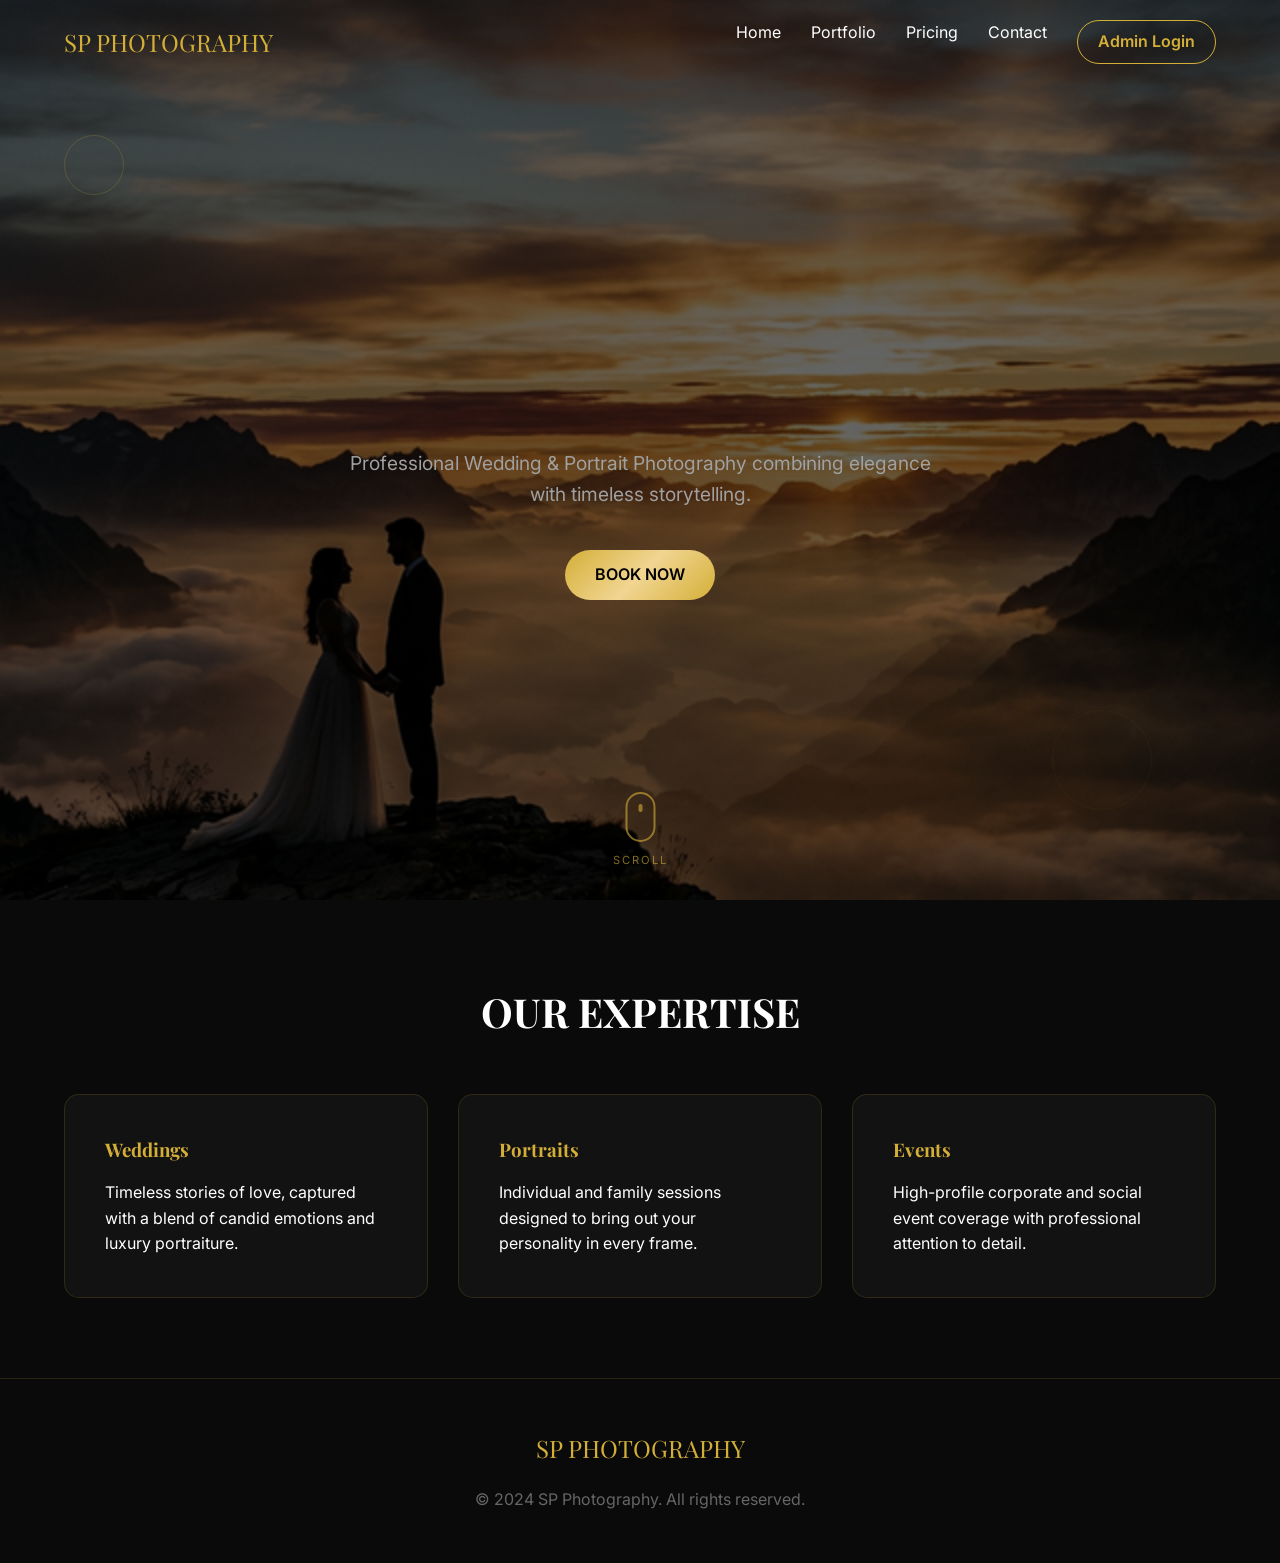
<file: Sp/index.html>
<!DOCTYPE html>
<html lang="en">

<head>
    <meta charset="UTF-8">
    <meta name="viewport" content="width=device-width, initial-scale=1.0">
    <title>SP Photography | Luxury Wedding & Portrait Photography</title>
    <meta name="description"
        content="Professional, high-end photography services for weddings, portraits, and events. Capturing your moments with elegance.">
    <link rel="stylesheet" href="css/style.css">
</head>

<body>
    <!-- Preloader -->
    <div id="loader">
        <div class="loader-content">
            <svg class="camera-icon" viewBox="0 0 24 24">
                <path d="M23 19a2 2 0 0 1-2 2H3a2 2 0 0 1-2-2V8a2 2 0 0 1 2-2h4l2-3h6l2 3h4a2 2 0 0 1 2 2z"></path>
                <circle cx="12" cy="13" r="4"></circle>
            </svg>
            <p style="margin-top: 15px; letter-spacing: 2px; color: var(--primary-gold);">LOADING</p>
        </div>
    </div>

    <!-- Navigation -->
    <nav id="navbar">
        <div class="logo">SP PHOTOGRAPHY</div>
        <ul class="nav-links">
            <li><a href="index.html">Home</a></li>
            <li><a href="pages/portfolio.html">Portfolio</a></li>
            <li><a href="pages/pricing.html">Pricing</a></li>
            <li><a href="pages/contact.html">Contact</a></li>
            <li><a href="pages/login.html" class="btn btn-outline" style="padding: 8px 20px;">Admin Login</a></li>
        </ul>
    </nav>

    <!-- Hero Section -->
    <section class="hero" id="home"
        style="height: 100vh; display: flex; align-items: center; justify-content: center; text-align: center; background: linear-gradient(rgba(0,0,0,0.6), rgba(0,0,0,0.6)), url('assets/images/hero.jpg') center/cover no-repeat; overflow: hidden;">
        <div class="container scale-up">
            <h1 class="hero-title serif" style="font-size: clamp(2.5rem, 8vw, 5rem); margin-bottom: 20px;">
                <span>CAPTURE</span> <span>YOUR</span> <span style="color: var(--primary-gold);">MOMENTS</span>
            </h1>
            <p class="fade-in"
                style="font-size: 1.2rem; color: var(--text-muted); max-width: 600px; margin: 0 auto 40px; transition-delay: 0.4s;">
                Professional Wedding & Portrait Photography combining elegance with timeless storytelling.</p>
            <div class="fade-in" style="transition-delay: 0.6s;">
                <a href="pages/contact.html" class="btn">BOOK NOW</a>
            </div>
        </div>
        <!-- Decorative Floating Elements -->
        <div class="floating"
            style="position: absolute; bottom: 10%; right: 10%; width: 100px; height: 100px; border: 1px solid var(--glass-border); border-radius: 50%; opacity: 0.3;">
        </div>
        <div class="floating"
            style="position: absolute; top: 15%; left: 5%; width: 60px; height: 60px; border: 1px solid var(--primary-gold); border-radius: 50%; opacity: 0.2; animation-delay: -2s;">
        </div>

        <!-- Scroll Indicator -->
        <div class="scroll-indicator">
            <div class="mouse">
                <div class="wheel"></div>
            </div>
            <span style="font-size: 0.7rem; letter-spacing: 2px; color: var(--primary-gold);">SCROLL</span>
        </div>
    </section>

    <!-- Featured Section -->
    <section class="featured">
        <div class="container">
            <h2 class="reveal-text" style="text-align: center; margin-bottom: 50px; font-size: 2.5rem;">OUR EXPERTISE
            </h2>
            <div style="display: grid; grid-template-columns: repeat(auto-fit, minmax(300px, 1fr)); gap: 30px;">
                <div class="feat-card fade-in"
                    style="background: var(--surface-color); padding: 40px; border-radius: 15px; border: 1px solid var(--glass-border);">
                    <h3 style="color: var(--primary-gold); margin-bottom: 15px;">Weddings</h3>
                    <p>Timeless stories of love, captured with a blend of candid emotions and luxury portraiture.</p>
                </div>
                <div class="feat-card fade-in"
                    style="background: var(--surface-color); padding: 40px; border-radius: 15px; border: 1px solid var(--glass-border); transition-delay: 0.2s;">
                    <h3 style="color: var(--primary-gold); margin-bottom: 15px;">Portraits</h3>
                    <p>Individual and family sessions designed to bring out your personality in every frame.</p>
                </div>
                <div class="feat-card fade-in"
                    style="background: var(--surface-color); padding: 40px; border-radius: 15px; border: 1px solid var(--glass-border); transition-delay: 0.4s;">
                    <h3 style="color: var(--primary-gold); margin-bottom: 15px;">Events</h3>
                    <p>High-profile corporate and social event coverage with professional attention to detail.</p>
                </div>
            </div>
        </div>
    </section>

    <!-- Footer -->
    <footer style="padding: 50px 5%; border-top: 1px solid var(--glass-border); text-align: center;">
        <div class="logo" style="margin-bottom: 20px;">SP PHOTOGRAPHY</div>
        <p style="color: var(--text-dim);">&copy; 2024 SP Photography. All rights reserved.</p>
    </footer>

    <script src="js/app.js"></script>
</body>

</html>
</file>
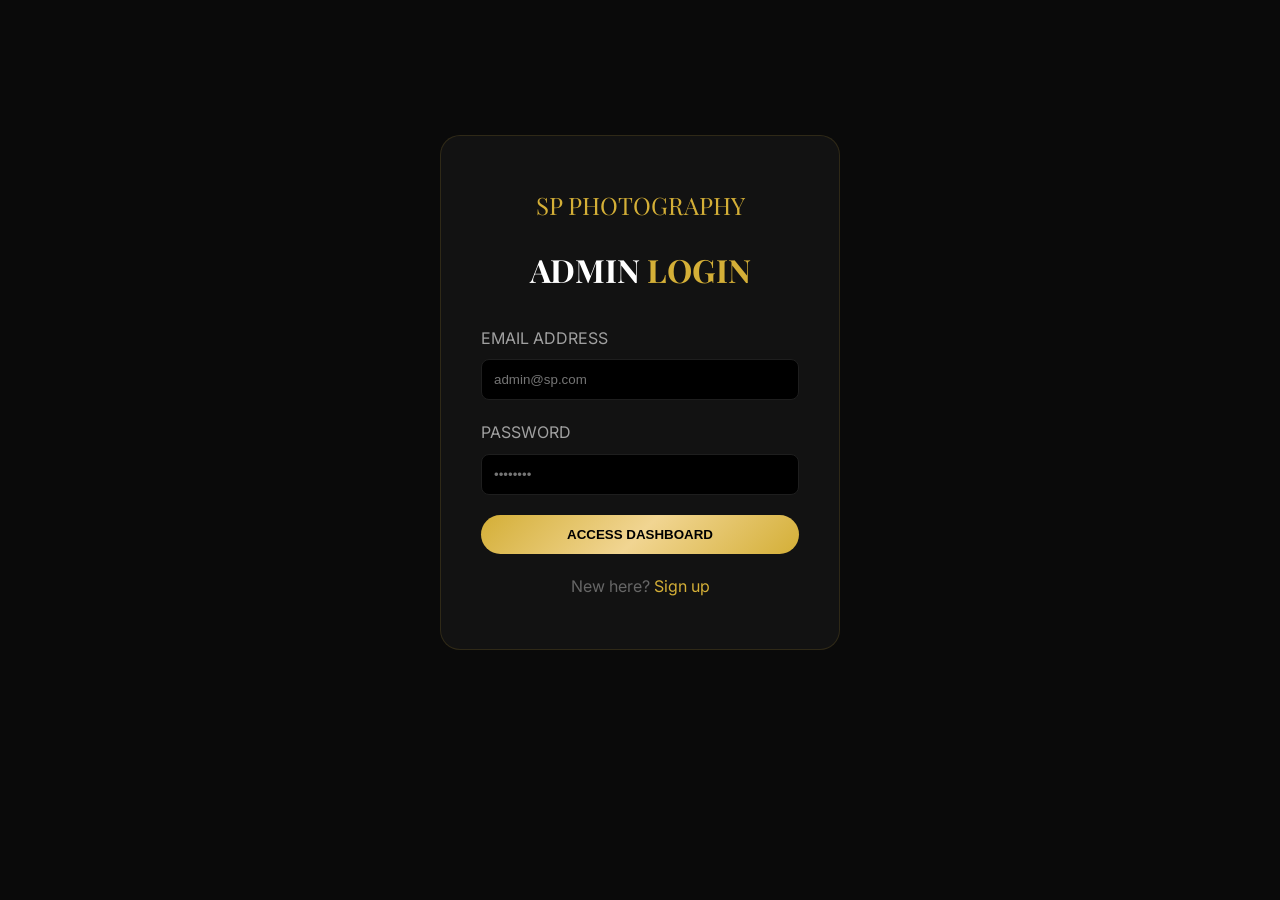
<file: Sp/admin/dashboard.html>
<!DOCTYPE html>
<html lang="en">

<head>
    <meta charset="UTF-8">
    <meta name="viewport" content="width=device-width, initial-scale=1.0">
    <title>Dashboard | Admin Panel</title>
    <link rel="stylesheet" href="../css/style.css">
    <link rel="stylesheet" href="../css/admin.css">
</head>

<body>
    <div class="admin-layout">
        <!-- Sidebar -->
        <aside class="sidebar">
            <div class="sidebar-logo">SP ADMIN</div>
            <nav style="flex: 1;">
                <a href="dashboard.html" class="nav-item active">Dashboard</a>
                <a href="inquiries.html" class="nav-item">Inquiries</a>
                <a href="media.html" class="nav-item">Media Manager</a>
            </nav>
            <a href="#" onclick="logout()" class="nav-item"
                style="color: #ff4d4d; border-top: 1px solid var(--glass-border); margin-top: 20px;">Logout</a>
        </aside>

        <!-- Main Content -->
        <main class="admin-main">
            <header style="display: flex; justify-content: space-between; align-items: center; margin-bottom: 40px;">
                <h1 class="serif">DASHBOARD <span style="color: var(--primary-gold);">OVERVIEW</span></h1>
                <div style="color: var(--text-muted);">Welcome back, Admin</div>
            </header>

            <div class="stats-grid">
                <div class="stat-card">
                    <h4>TOTAL INQUIRIES</h4>
                    <div class="value" id="total-inquiries">0</div>
                </div>
                <div class="stat-card">
                    <h4>ACTIVE PHOTOS</h4>
                    <div class="value" id="total-photos">0</div>
                </div>
                <div class="stat-card">
                    <h4>PENDING TASKS</h4>
                    <div class="value">3</div>
                </div>
            </div>

            <h2 class="serif" style="margin-bottom: 20px;">RECENT INQUIRIES</h2>
            <table class="data-table">
                <thead>
                    <tr>
                        <th>CLIENT</th>
                        <th>EVENT DATE</th>
                        <th>TYPE</th>
                        <th>STATUS</th>
                    </tr>
                </thead>
                <tbody id="recent-inquiries-table">
                    <!-- Loaded via JS -->
                </tbody>
            </table>
        </main>
    </div>

    <script src="../js/auth.js"></script>
    <script>
        document.addEventListener('DOMContentLoaded', () => {
            const inquiries = JSON.parse(localStorage.getItem('inquiries') || '[]');
            const photos = JSON.parse(localStorage.getItem('portfolio_photos') || '[]');

            document.getElementById('total-inquiries').textContent = inquiries.length;
            document.getElementById('total-photos').textContent = photos.length;

            const table = document.getElementById('recent-inquiries-table');
            inquiries.slice(-5).reverse().forEach(inq => {
                const tr = document.createElement('tr');
                tr.innerHTML = `
                    <td>${inq.name}</td>
                    <td>${inq.date}</td>
                    <td>${inq.type}</td>
                    <td><span class="status-badge status-new">NEW</span></td>
                `;
                table.appendChild(tr);
            });
        });
    </script>
</body>

</html>
</file>
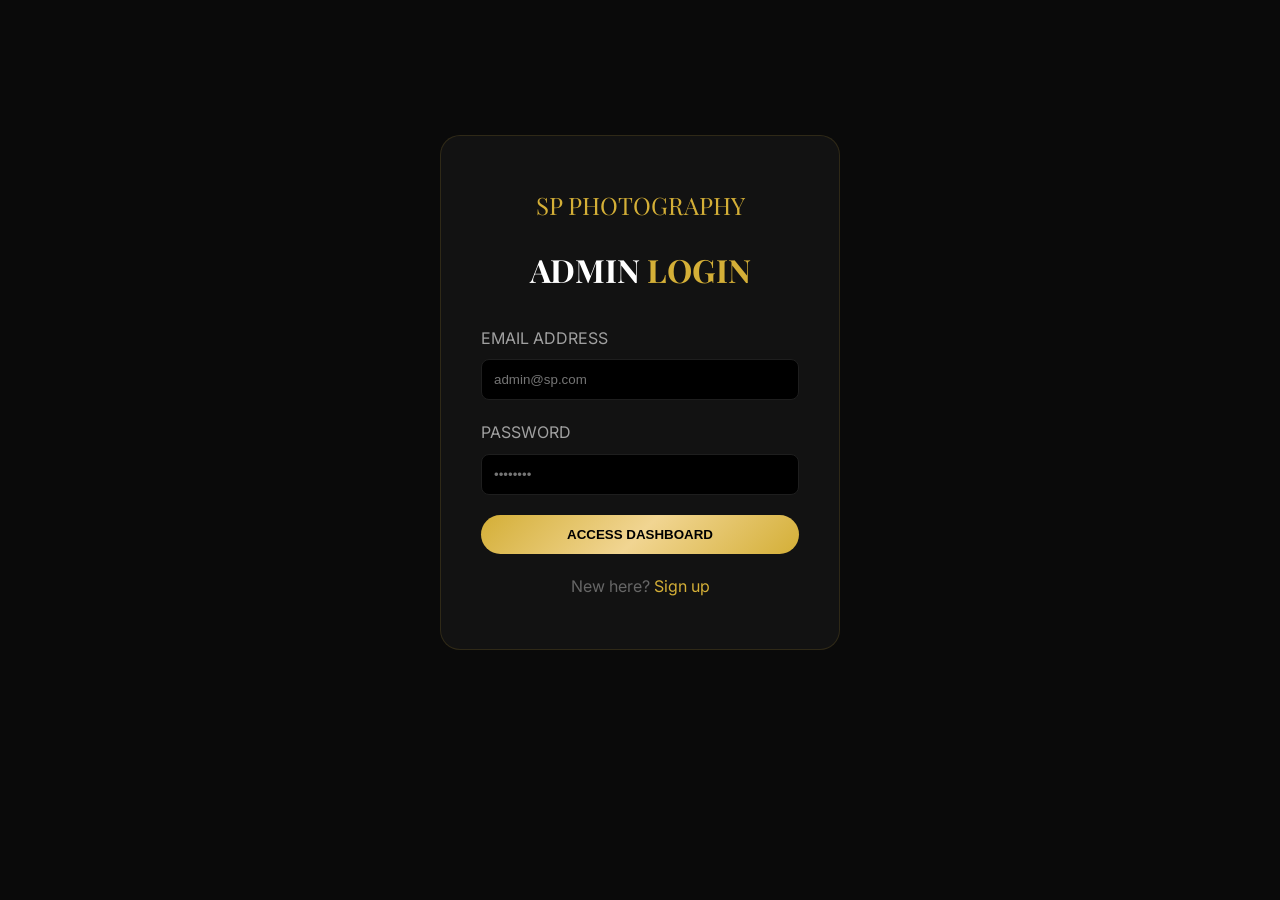
<file: Sp/admin/inquiries.html>
<!DOCTYPE html>
<html lang="en">

<head>
    <meta charset="UTF-8">
    <meta name="viewport" content="width=device-width, initial-scale=1.0">
    <title>Inquiries | Admin Panel</title>
    <link rel="stylesheet" href="../css/style.css">
    <link rel="stylesheet" href="../css/admin.css">
</head>

<body>
    <div class="admin-layout">
        <aside class="sidebar">
            <div class="sidebar-logo">SP ADMIN</div>
            <nav style="flex: 1;">
                <a href="dashboard.html" class="nav-item">Dashboard</a>
                <a href="inquiries.html" class="nav-item active">Inquiries</a>
                <a href="media.html" class="nav-item">Media Manager</a>
            </nav>
            <a href="#" onclick="logout()" class="nav-item" style="color: #ff4d4d;">Logout</a>
        </aside>

        <main class="admin-main">
            <header style="margin-bottom: 40px;">
                <h1 class="serif">MANAGE <span style="color: var(--primary-gold);">INQUIRIES</span></h1>
            </header>

            <table class="data-table">
                <thead>
                    <tr>
                        <th>CLIENT</th>
                        <th>EMAIL/PHONE</th>
                        <th>TYPE</th>
                        <th>MESSAGE</th>
                        <th>STATUS</th>
                        <th>ACTION</th>
                    </tr>
                </thead>
                <tbody id="inquiries-full-table">
                    <!-- Loaded via JS -->
                </tbody>
            </table>
        </main>
    </div>

    <script src="../js/auth.js"></script>
    <script>
        function deleteInquiry(id) {
            let inquiries = JSON.parse(localStorage.getItem('inquiries') || '[]');
            inquiries = inquiries.filter(iq => iq.id !== id);
            localStorage.setItem('inquiries', JSON.stringify(inquiries));
            location.reload();
        }

        document.addEventListener('DOMContentLoaded', () => {
            const inquiries = JSON.parse(localStorage.getItem('inquiries') || '[]');
            const table = document.getElementById('inquiries-full-table');

            inquiries.reverse().forEach(inq => {
                const tr = document.createElement('tr');
                tr.innerHTML = `
                    <td>${inq.name}</td>
                    <td>${inq.date}</td>
                    <td>${inq.type}</td>
                    <td style="max-width: 200px; white-space: nowrap; overflow: hidden; text-overflow: ellipsis;">${inq.message || 'No message'}</td>
                    <td><span class="status-badge status-new">NEW</span></td>
                    <td><button onclick="deleteInquiry(${inq.id})" class="btn btn-outline" style="padding: 5px 10px; font-size: 0.7rem;">Delete</button></td>
                `;
                table.appendChild(tr);
            });
        });
    </script>
</body>

</html>
</file>
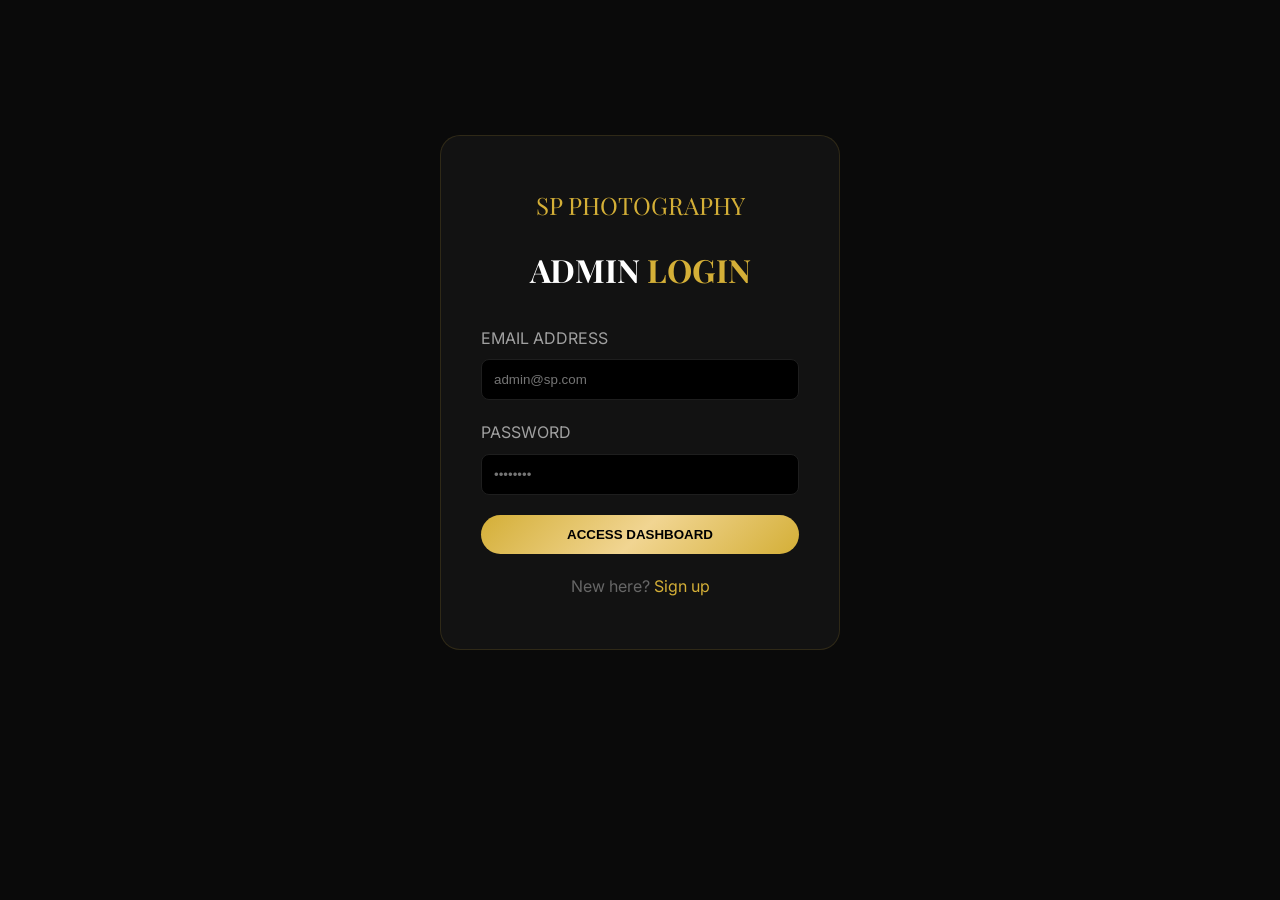
<file: Sp/admin/media.html>
<!DOCTYPE html>
<html lang="en">

<head>
    <meta charset="UTF-8">
    <meta name="viewport" content="width=device-width, initial-scale=1.0">
    <title>Media Manager | Admin Panel</title>
    <link rel="stylesheet" href="../css/style.css">
    <link rel="stylesheet" href="../css/admin.css">
    <style>
        .media-grid {
            display: grid;
            grid-template-columns: repeat(auto-fill, minmax(200px, 1fr));
            gap: 20px;
            margin-top: 30px;
        }

        .media-item {
            position: relative;
            border-radius: 10px;
            overflow: hidden;
            background: var(--surface-color);
            border: 1px solid var(--glass-border);
        }

        .media-item img {
            width: 100%;
            height: 150px;
            object-fit: cover;
        }

        .media-info {
            padding: 10px;
        }

        .media-info .cat {
            font-size: 0.7rem;
            color: var(--primary-gold);
            text-transform: uppercase;
        }

        .delete-btn {
            position: absolute;
            top: 5px;
            right: 5px;
            background: rgba(255, 0, 0, 0.7);
            color: #fff;
            border: none;
            padding: 5px;
            border-radius: 5px;
            cursor: pointer;
            font-size: 0.6rem;
        }
    </style>
</head>

<body>
    <div class="admin-layout">
        <aside class="sidebar">
            <div class="sidebar-logo">SP ADMIN</div>
            <nav style="flex: 1;">
                <a href="dashboard.html" class="nav-item">Dashboard</a>
                <a href="inquiries.html" class="nav-item">Inquiries</a>
                <a href="media.html" class="nav-item active">Media Manager</a>
            </nav>
            <a href="#" onclick="logout()" class="nav-item" style="color: #ff4d4d;">Logout</a>
        </aside>

        <main class="admin-main">
            <header style="display: flex; justify-content: space-between; align-items: center; margin-bottom: 40px;">
                <h1 class="serif">MEDIA <span style="color: var(--primary-gold);">MANAGER</span></h1>
                <button onclick="document.getElementById('upload-modal').style.display='flex'" class="btn">+ ADD
                    PHOTO</button>
            </header>

            <div class="media-grid" id="admin-media-grid">
                <!-- Loaded via JS -->
            </div>
        </main>
    </div>

    <!-- Upload Modal -->
    <div class="modal" id="upload-modal">
        <div class="modal-content">
            <h2 class="serif" style="margin-bottom: 20px;">UPLOAD NEW PHOTO</h2>
            <form id="upload-form">
                <div class="form-group" style="margin-bottom: 15px;">
                    <label>IMAGE URL</label>
                    <input type="text" id="img-url" required placeholder="https://example.com/photo.jpg">
                </div>
                <div class="form-group" style="margin-bottom: 15px;">
                    <label>CATEGORY</label>
                    <select id="img-cat">
                        <option value="wedding">Wedding</option>
                        <option value="portrait">Portrait</option>
                        <option value="event">Event</option>
                    </select>
                </div>
                <div class="form-group" style="margin-bottom: 25px;">
                    <label>LAYOUT SIZE</label>
                    <select id="img-size">
                        <option value="normal">Normal</option>
                        <option value="wide">Wide (2 columns)</option>
                        <option value="tall">Tall (2 rows)</option>
                    </select>
                </div>
                <div style="display: flex; gap: 10px;">
                    <button type="submit" class="btn" style="flex: 1;">SAVE PHOTO</button>
                    <button type="button" onclick="document.getElementById('upload-modal').style.display='none'"
                        class="btn btn-outline" style="flex: 1;">CANCEL</button>
                </div>
            </form>
        </div>
    </div>

    <script src="../js/auth.js"></script>
    <script>
        function loadMedia() {
            const photos = JSON.parse(localStorage.getItem('portfolio_photos') || '[]');
            const grid = document.getElementById('admin-media-grid');
            grid.innerHTML = '';

            photos.reverse().forEach(photo => {
                const item = document.createElement('div');
                item.className = 'media-item';
                item.innerHTML = `
                    <button class="delete-btn" onclick="deletePhoto(${photo.id})">DELETE</button>
                    <img src="${photo.src}" alt="">
                    <div class="media-info">
                        <div class="cat">${photo.category}</div>
                        <div style="font-size: 0.8rem; color: var(--text-muted)">ID: ${photo.id}</div>
                    </div>
                `;
                grid.appendChild(item);
            });
        }

        function deletePhoto(id) {
            let photos = JSON.parse(localStorage.getItem('portfolio_photos') || '[]');
            photos = photos.filter(p => p.id !== id);
            localStorage.setItem('portfolio_photos', JSON.stringify(photos));
            loadMedia();
        }

        document.getElementById('upload-form').addEventListener('submit', (e) => {
            e.preventDefault();
            const photos = JSON.parse(localStorage.getItem('portfolio_photos') || '[]');
            const newPhoto = {
                id: Date.now(),
                src: document.getElementById('img-url').value,
                category: document.getElementById('img-cat').value,
                size: document.getElementById('img-size').value
            };
            photos.push(newPhoto);
            localStorage.setItem('portfolio_photos', JSON.stringify(photos));
            document.getElementById('upload-modal').style.display = 'none';
            e.target.reset();
            loadMedia();
        });

        document.addEventListener('DOMContentLoaded', loadMedia);
    </script>
</body>

</html>
</file>
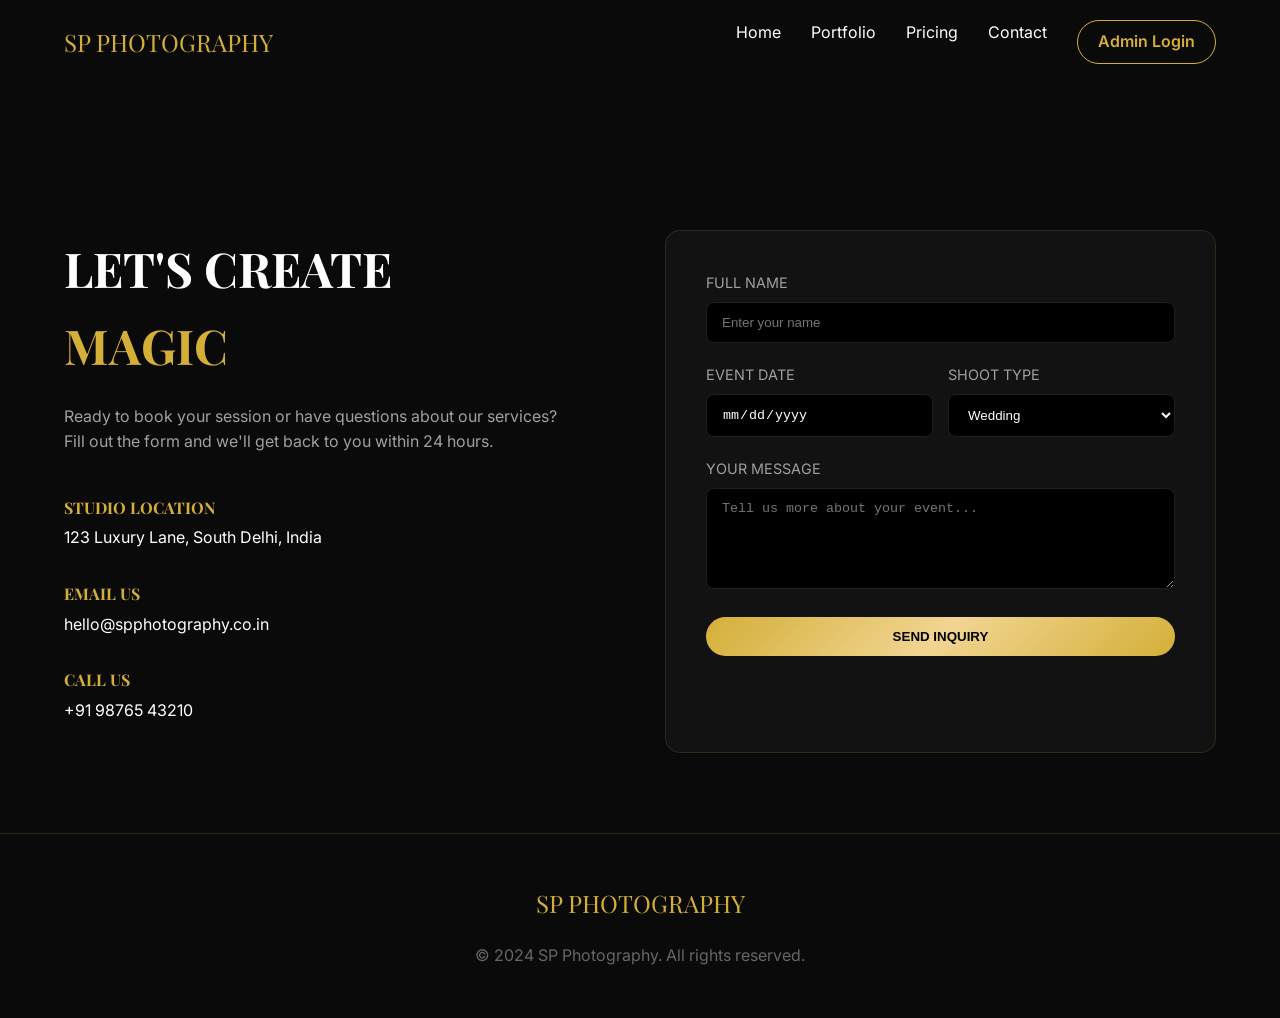
<file: Sp/pages/contact.html>
<!DOCTYPE html>
<html lang="en">

<head>
    <meta charset="UTF-8">
    <meta name="viewport" content="width=device-width, initial-scale=1.0">
    <title>Contact Us | SP Photography</title>
    <link rel="stylesheet" href="../css/style.css">
    <style>
        .contact-wrapper {
            display: grid;
            grid-template-columns: 1fr 1fr;
            gap: 50px;
            margin-top: 50px;
        }

        .contact-info {
            padding-right: 50px;
        }

        .contact-info h2 {
            font-size: 3rem;
            margin-bottom: 20px;
        }

        .info-item {
            margin-bottom: 30px;
        }

        .info-item h4 {
            color: var(--primary-gold);
            margin-bottom: 5px;
        }

        .contact-form {
            background: var(--surface-color);
            padding: 40px;
            border-radius: 15px;
            border: 1px solid var(--glass-border);
        }

        .form-group {
            margin-bottom: 20px;
        }

        .form-group label {
            display: block;
            margin-bottom: 8px;
            color: var(--text-muted);
            font-size: 0.9rem;
        }

        .form-group input,
        .form-group select,
        .form-group textarea {
            width: 100%;
            padding: 12px 15px;
            background: #000;
            border: 1px solid var(--surface-light);
            color: #fff;
            border-radius: 8px;
            outline: none;
            transition: var(--transition-smooth);
        }

        .form-group input:focus,
        .form-group textarea:focus {
            border-color: var(--primary-gold);
        }

        @media (max-width: 768px) {
            .contact-wrapper {
                grid-template-columns: 1fr;
            }

            .contact-info {
                padding-right: 0;
            }
        }

        #status-msg {
            margin-top: 15px;
            padding: 10px;
            border-radius: 5px;
            display: none;
        }

        .success {
            background: rgba(0, 255, 0, 0.1);
            color: #0f0;
        }

        .error {
            background: rgba(255, 0, 0, 0.1);
            color: #f00;
        }
    </style>
</head>

<body>
    <nav id="navbar">
        <div class="logo">SP PHOTOGRAPHY</div>
        <ul class="nav-links">
            <li><a href="../index.html">Home</a></li>
            <li><a href="portfolio.html">Portfolio</a></li>
            <li><a href="pricing.html">Pricing</a></li>
            <li><a href="contact.html">Contact</a></li>
            <li><a href="login.html" class="btn btn-outline" style="padding: 8px 20px;">Admin Login</a></li>
        </ul>
    </nav>

    <section style="margin-top: 100px;">
        <div class="container">
            <div class="contact-wrapper">
                <div class="contact-info fade-in">
                    <h2 class="serif">LET'S CREATE <span style="color: var(--primary-gold);">MAGIC</span></h2>
                    <p style="color: var(--text-muted); margin-bottom: 40px;">Ready to book your session or have
                        questions about our services? Fill out the form and we'll get back to you within 24 hours.</p>

                    <div class="info-item">
                        <h4>STUDIO LOCATION</h4>
                        <p>123 Luxury Lane, South Delhi, India</p>
                    </div>
                    <div class="info-item">
                        <h4>EMAIL US</h4>
                        <p>hello@spphotography.co.in</p>
                    </div>
                    <div class="info-item">
                        <h4>CALL US</h4>
                        <p>+91 98765 43210</p>
                    </div>
                </div>

                <div class="contact-form fade-in">
                    <form id="inquiry-form">
                        <div class="form-group">
                            <label>FULL NAME</label>
                            <input type="text" name="name" placeholder="Enter your name" required>
                        </div>
                        <div class="form-group" style="display: grid; grid-template-columns: 1fr 1fr; gap: 15px;">
                            <div>
                                <label>EVENT DATE</label>
                                <input type="date" name="date" required>
                            </div>
                            <div>
                                <label>SHOOT TYPE</label>
                                <select name="type">
                                    <option value="Wedding">Wedding</option>
                                    <option value="Portrait">Portrait</option>
                                    <option value="Event">Event</option>
                                    <option value="Other">Other</option>
                                </select>
                            </div>
                        </div>
                        <div class="form-group">
                            <label>YOUR MESSAGE</label>
                            <textarea name="message" rows="5" placeholder="Tell us more about your event..."></textarea>
                        </div>
                        <button type="submit" class="btn" style="width: 100%;">SEND INQUIRY</button>
                        <div id="status-msg"></div>
                    </form>
                </div>
            </div>
        </div>
    </section>

    <footer style="padding: 50px 5%; border-top: 1px solid var(--glass-border); text-align: center;">
        <div class="logo" style="margin-bottom: 20px;">SP PHOTOGRAPHY</div>
        <p style="color: var(--text-dim);">&copy; 2024 SP Photography. All rights reserved.</p>
    </footer>

    <script src="../js/app.js"></script>
    <script>
        document.getElementById('inquiry-form').addEventListener('submit', (e) => {
            e.preventDefault();
            const formData = new FormData(e.target);
            const data = {
                id: Date.now(),
                name: formData.get('name'),
                date: formData.get('date'),
                type: formData.get('type'),
                message: formData.get('message'),
                status: 'New',
                createdAt: new Date().toISOString()
            };

            // Save to localStorage
            const inquiries = JSON.parse(localStorage.getItem('inquiries') || '[]');
            inquiries.push(data);
            localStorage.setItem('inquiries', JSON.stringify(inquiries));

            const msg = document.getElementById('status-msg');
            msg.textContent = "Thank you! Your inquiry has been sent.";
            msg.className = "success";
            msg.style.display = "block";

            e.target.reset();
        });
    </script>
</body>

</html>
</file>
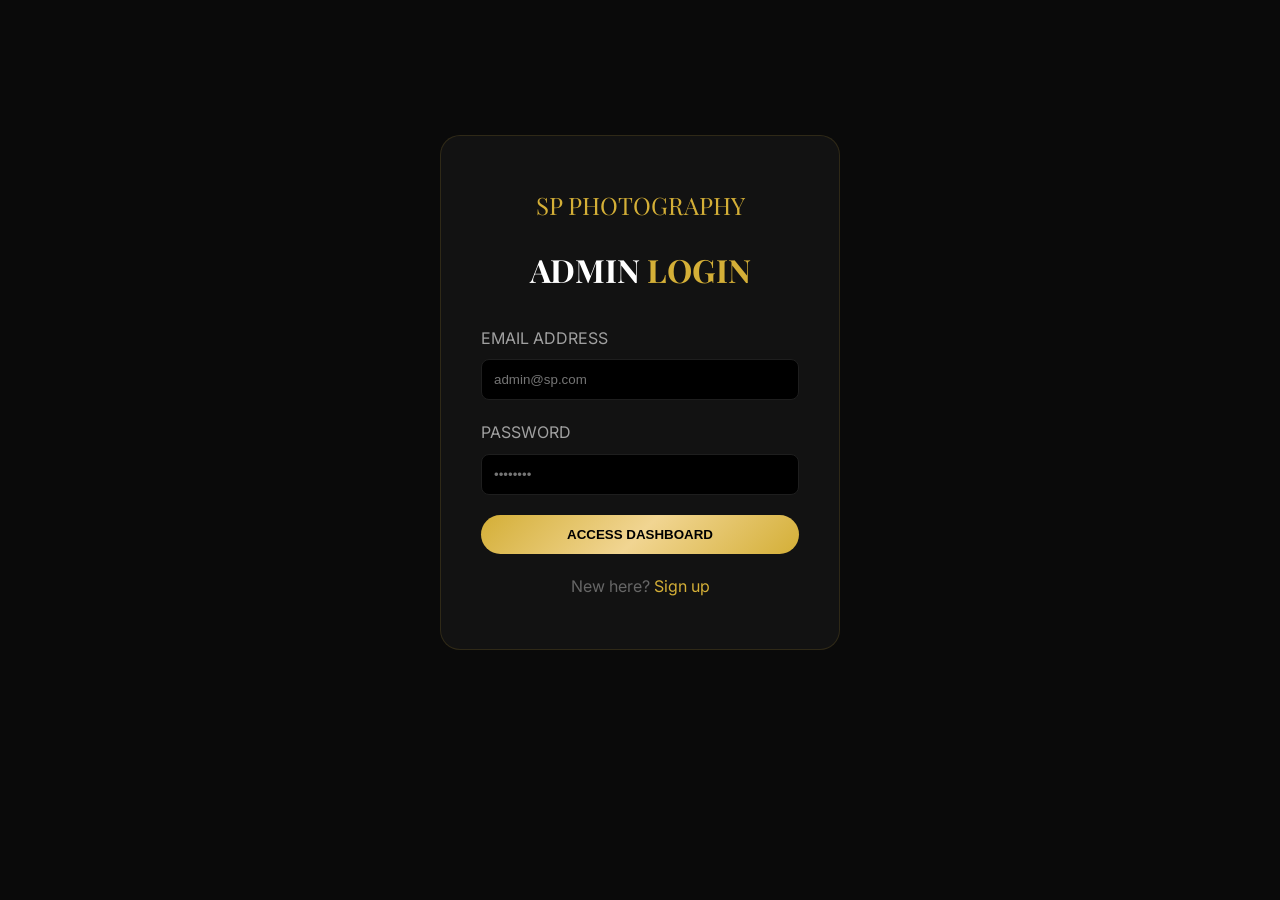
<file: Sp/pages/login.html>
<!DOCTYPE html>
<html lang="en">

<head>
    <meta charset="UTF-8">
    <meta name="viewport" content="width=device-width, initial-scale=1.0">
    <title>Admin Login | SP Photography</title>
    <link rel="stylesheet" href="../css/style.css">
    <style>
        .login-box {
            max-width: 400px;
            margin: 15vh auto;
            background: var(--surface-color);
            padding: 50px 40px;
            border-radius: 20px;
            border: 1px solid var(--glass-border);
            text-align: center;
        }

        .login-box h1 {
            margin-bottom: 30px;
        }

        .form-group {
            text-align: left;
            margin-bottom: 20px;
        }

        .form-group label {
            display: block;
            margin-bottom: 8px;
            color: var(--text-muted);
        }

        .form-group input {
            width: 100%;
            padding: 12px;
            background: #000;
            border: 1px solid var(--surface-light);
            color: #fff;
            border-radius: 8px;
            outline: none;
        }

        .error-msg {
            color: #ff4d4d;
            margin-top: 15px;
            display: none;
        }
    </style>
</head>

<body>
    <div class="login-box fade-in visible">
        <div class="logo" style="margin-bottom: 20px;">SP PHOTOGRAPHY</div>
        <h1 class="serif">ADMIN <span style="color: var(--primary-gold);">LOGIN</span></h1>

        <form id="login-form">
            <div class="form-group">
                <label>EMAIL ADDRESS</label>
                <input type="email" id="email" required placeholder="admin@sp.com">
            </div>
            <div class="form-group">
                <label>PASSWORD</label>
                <input type="password" id="password" required placeholder="••••••••">
            </div>
            <button type="submit" class="btn" style="width: 100%;">ACCESS DASHBOARD</button>
            <p id="error" class="error-msg">Invalid credentials. Please try again.</p>
        </form>

        <p style="margin-top: 20px; color: var(--text-dim);">New here? <a href="signup.html"
                style="color: var(--primary-gold);">Sign up</a></p>
    </div>

    <script src="../js/auth.js"></script>
    <script>
        document.getElementById('login-form').addEventListener('submit', (e) => {
            e.preventDefault();
            const email = document.getElementById('email').value;
            const password = document.getElementById('password').value;

            const result = login(email, password);
            if (result.success) {
                window.location.href = '../admin/dashboard.html';
            } else {
                document.getElementById('error').style.display = 'block';
            }
        });
    </script>
</body>

</html>
</file>
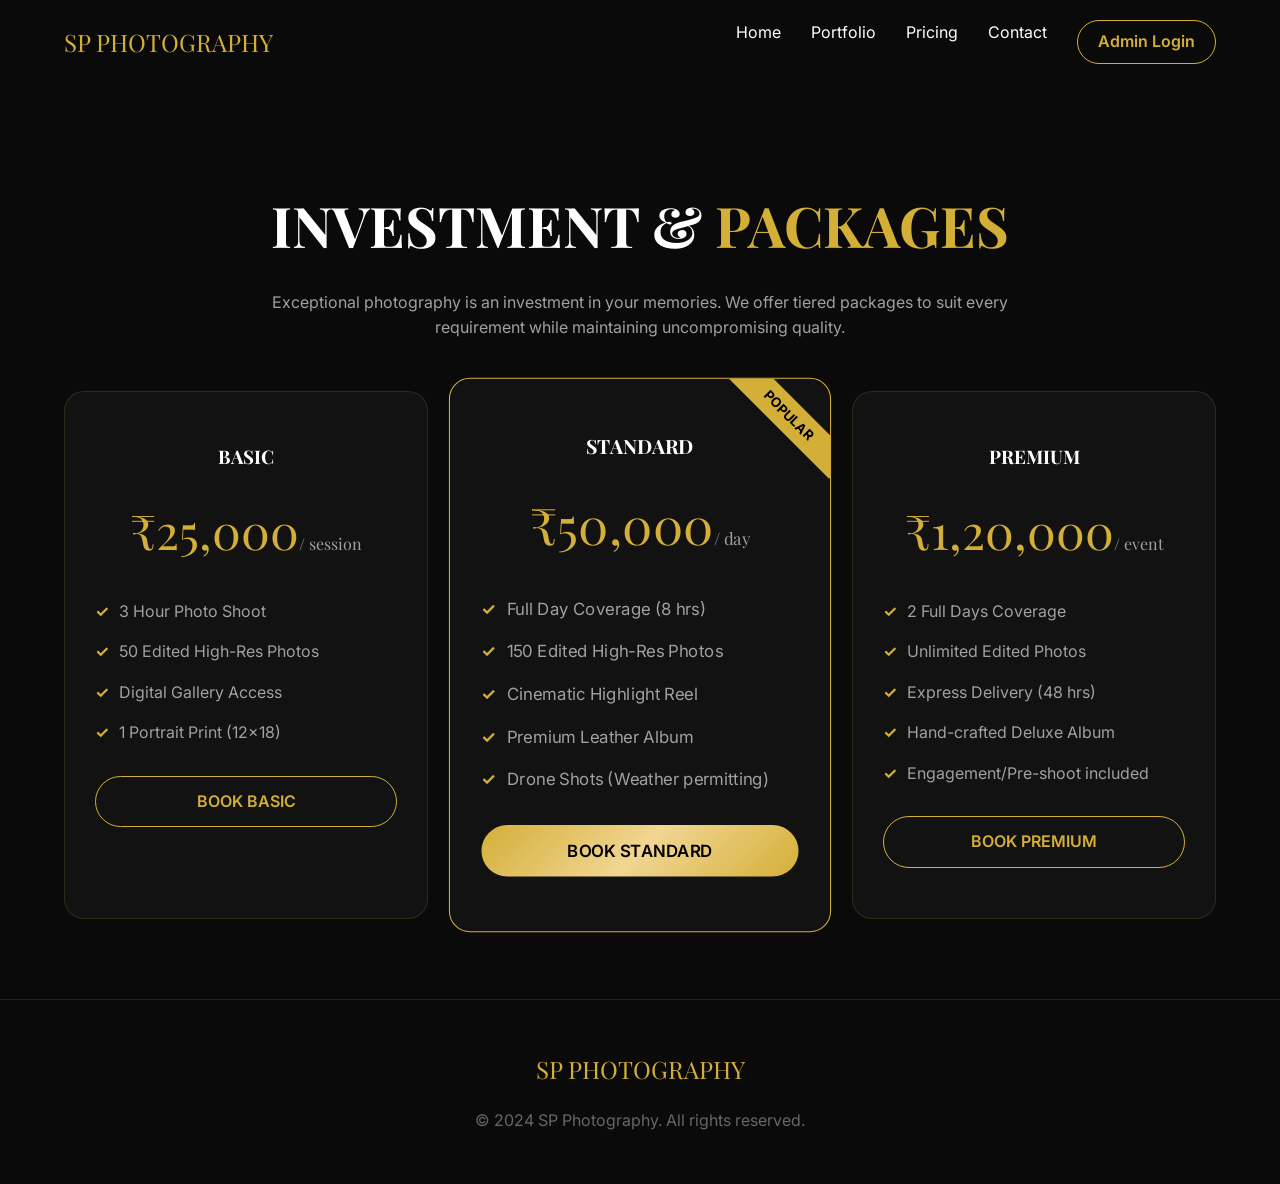
<file: Sp/pages/pricing.html>
<!DOCTYPE html>
<html lang="en">

<head>
    <meta charset="UTF-8">
    <meta name="viewport" content="width=device-width, initial-scale=1.0">
    <title>Pricing Packages | SP Photography</title>
    <link rel="stylesheet" href="../css/style.css">
    <style>
        .pricing-grid {
            display: grid;
            grid-template-columns: repeat(auto-fit, minmax(300px, 1fr));
            gap: 30px;
            margin-top: 50px;
        }

        .pricing-card {
            background: var(--surface-color);
            border: 1px solid var(--glass-border);
            border-radius: 20px;
            padding: 50px 30px;
            text-align: center;
            transition: var(--transition-smooth);
            position: relative;
            overflow: hidden;
        }

        .pricing-card:hover {
            transform: translateY(-10px);
            border-color: var(--primary-gold);
            box-shadow: 0 20px 40px rgba(0, 0, 0, 0.5);
        }

        .pricing-card.popular {
            border-color: var(--primary-gold);
            transform: scale(1.05);
        }

        .popular-badge {
            position: absolute;
            top: 20px;
            right: -30px;
            background: var(--primary-gold);
            color: #000;
            padding: 5px 40px;
            transform: rotate(45deg);
            font-size: 0.8rem;
            font-weight: 700;
        }

        .price {
            font-size: 3rem;
            margin: 20px 0;
            font-family: 'Playfair Display', serif;
            color: var(--primary-gold);
        }

        .price span {
            font-size: 1rem;
            color: var(--text-muted);
        }

        .features-list {
            margin: 30px 0;
            text-align: left;
            color: var(--text-muted);
        }

        .features-list li {
            margin-bottom: 15px;
            display: flex;
            align-items: center;
            gap: 10px;
        }

        .features-list li::before {
            content: '✓';
            color: var(--primary-gold);
            font-weight: bold;
        }
    </style>
</head>

<body>
    <nav id="navbar">
        <div class="logo">SP PHOTOGRAPHY</div>
        <ul class="nav-links">
            <li><a href="../index.html">Home</a></li>
            <li><a href="portfolio.html">Portfolio</a></li>
            <li><a href="pricing.html">Pricing</a></li>
            <li><a href="contact.html">Contact</a></li>
            <li><a href="login.html" class="btn btn-outline" style="padding: 8px 20px;">Admin Login</a></li>
        </ul>
    </nav>

    <section style="margin-top: 100px;">
        <div class="container">
            <div style="text-align: center; max-width: 800px; margin: 0 auto;">
                <h1 style="font-size: 3.5rem; margin-bottom: 20px;">INVESTMENT & <span
                        style="color: var(--primary-gold);">PACKAGES</span></h1>
                <p style="color: var(--text-muted);">Exceptional photography is an investment in your memories. We offer
                    tiered packages to suit every requirement while maintaining uncompromising quality.</p>
            </div>

            <div class="pricing-grid">
                <!-- Basic -->
                <div class="pricing-card fade-in">
                    <h3 class="serif">BASIC</h3>
                    <div class="price">₹25,000<span>/ session</span></div>
                    <ul class="features-list">
                        <li>3 Hour Photo Shoot</li>
                        <li>50 Edited High-Res Photos</li>
                        <li>Digital Gallery Access</li>
                        <li>1 Portrait Print (12x18)</li>
                    </ul>
                    <a href="contact.html?package=basic" class="btn btn-outline" style="width: 100%;">BOOK BASIC</a>
                </div>

                <!-- Standard -->
                <div class="pricing-card popular fade-in">
                    <div class="popular-badge">POPULAR</div>
                    <h3 class="serif">STANDARD</h3>
                    <div class="price">₹50,000<span>/ day</span></div>
                    <ul class="features-list">
                        <li>Full Day Coverage (8 hrs)</li>
                        <li>150 Edited High-Res Photos</li>
                        <li>Cinematic Highlight Reel</li>
                        <li>Premium Leather Album</li>
                        <li>Drone Shots (Weather permitting)</li>
                    </ul>
                    <a href="contact.html?package=standard" class="btn" style="width: 100%;">BOOK STANDARD</a>
                </div>

                <!-- Premium -->
                <div class="pricing-card fade-in">
                    <h3 class="serif">PREMIUM</h3>
                    <div class="price">₹1,20,000<span>/ event</span></div>
                    <ul class="features-list">
                        <li>2 Full Days Coverage</li>
                        <li>Unlimited Edited Photos</li>
                        <li>Express Delivery (48 hrs)</li>
                        <li>Hand-crafted Deluxe Album</li>
                        <li>Engagement/Pre-shoot included</li>
                    </ul>
                    <a href="contact.html?package=premium" class="btn btn-outline" style="width: 100%;">BOOK PREMIUM</a>
                </div>
            </div>
        </div>
    </section>

    <footer style="padding: 50px 5%; border-top: 1px solid var(--glass-border); text-align: center;">
        <div class="logo" style="margin-bottom: 20px;">SP PHOTOGRAPHY</div>
        <p style="color: var(--text-dim);">&copy; 2024 SP Photography. All rights reserved.</p>
    </footer>

    <script src="../js/app.js"></script>
</body>

</html>
</file>
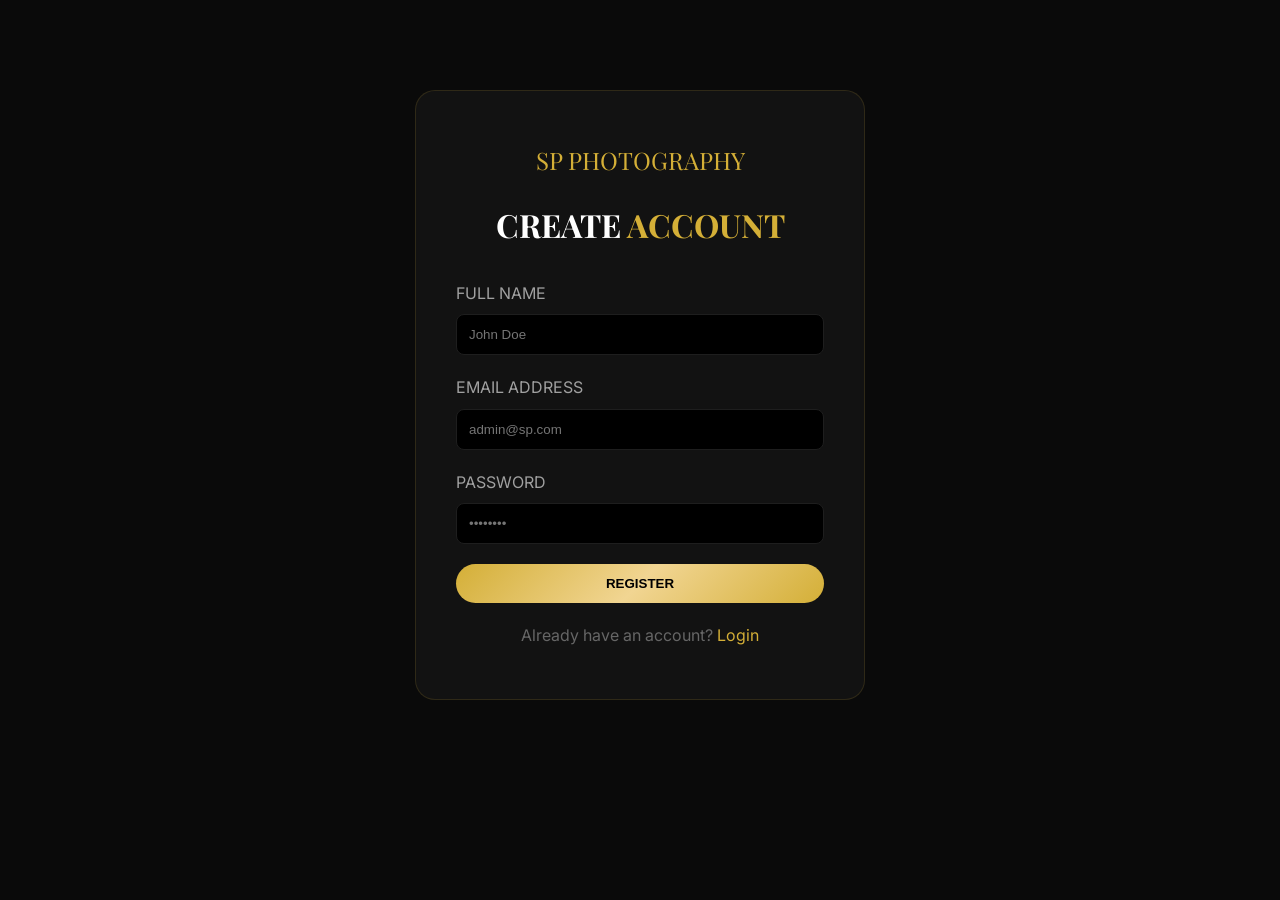
<file: Sp/pages/signup.html>
<!DOCTYPE html>
<html lang="en">

<head>
    <meta charset="UTF-8">
    <meta name="viewport" content="width=device-width, initial-scale=1.0">
    <title>Create Account | SP Photography</title>
    <link rel="stylesheet" href="../css/style.css">
    <style>
        .login-box {
            max-width: 450px;
            margin: 10vh auto;
            background: var(--surface-color);
            padding: 50px 40px;
            border-radius: 20px;
            border: 1px solid var(--glass-border);
            text-align: center;
        }

        .login-box h1 {
            margin-bottom: 30px;
        }

        .form-group {
            text-align: left;
            margin-bottom: 20px;
        }

        .form-group label {
            display: block;
            margin-bottom: 8px;
            color: var(--text-muted);
        }

        .form-group input {
            width: 100%;
            padding: 12px;
            background: #000;
            border: 1px solid var(--surface-light);
            color: #fff;
            border-radius: 8px;
            outline: none;
        }
    </style>
</head>

<body>
    <div class="login-box fade-in visible">
        <div class="logo" style="margin-bottom: 20px;">SP PHOTOGRAPHY</div>
        <h1 class="serif">CREATE <span style="color: var(--primary-gold);">ACCOUNT</span></h1>

        <form id="signup-form">
            <div class="form-group">
                <label>FULL NAME</label>
                <input type="text" required placeholder="John Doe">
            </div>
            <div class="form-group">
                <label>EMAIL ADDRESS</label>
                <input type="email" required placeholder="admin@sp.com">
            </div>
            <div class="form-group">
                <label>PASSWORD</label>
                <input type="password" required placeholder="••••••••">
            </div>
            <button type="submit" class="btn" style="width: 100%;">REGISTER</button>
        </form>

        <p style="margin-top: 20px; color: var(--text-dim);">Already have an account? <a href="login.html"
                style="color: var(--primary-gold);">Login</a></p>
    </div>

    <script>
        document.getElementById('signup-form').addEventListener('submit', (e) => {
            e.preventDefault();
            alert('Registration is disabled for demo purposes. Use admin@sp.com / password123 to login.');
            window.location.href = 'login.html';
        });
    </script>
</body>

</html>
</file>
<file: Sp/css/style.css>
/* SP Photography - Core Design System */
@import url('https://fonts.googleapis.com/css2?family=Inter:wght@300;400;600&family=Playfair+Display:ital,wght@0,400;0,700;1,400&display=swap');

:root {
    --bg-color: #0a0a0a;
    --surface-color: #121212;
    --surface-light: #1e1e1e;
    --primary-gold: #D4AF37;
    --text-main: #ffffff;
    --text-muted: #a0a0a0;
    --text-dim: #666666;
    --accent-gradient: linear-gradient(135deg, #D4AF37 0%, #f1d592 50%, #D4AF37 100%);
    --transition-smooth: all 0.6s cubic-bezier(0.23, 1, 0.32, 1);
    --glass-bg: rgba(10, 10, 10, 0.8);
    --glass-border: rgba(212, 175, 55, 0.15);
    --gold-glow: 0 0 20px rgba(212, 175, 55, 0.2);
}

@keyframes float {
    0% {
        transform: translateY(0px);
    }

    50% {
        transform: translateY(-15px);
    }

    100% {
        transform: translateY(0px);
    }
}

@keyframes shine {
    0% {
        transform: translateX(-100%);
    }

    100% {
        transform: translateX(100%);
    }
}

@keyframes drawBorder {
    0% {
        width: 0;
    }

    100% {
        width: 100%;
    }
}

@keyframes scaleIn {
    0% {
        transform: scale(0.9);
        opacity: 0;
    }

    100% {
        transform: scale(1);
        opacity: 1;
    }
}

* {
    margin: 0;
    padding: 0;
    box-sizing: border-box;
}

body {
    background-color: var(--bg-color);
    color: var(--text-main);
    font-family: 'Inter', sans-serif;
    line-height: 1.6;
    overflow-x: hidden;
}

h1,
h2,
h3,
h4,
.serif {
    font-family: 'Playfair Display', serif;
    font-weight: 700;
}

a {
    text-decoration: none;
    color: inherit;
    transition: var(--transition-smooth);
}

ul {
    list-style: none;
}

section {
    padding: 80px 5%;
}

.container {
    max-width: 1200px;
    margin: 0 auto;
}

/* Custom Loader */
#loader {
    position: fixed;
    top: 0;
    left: 0;
    width: 100%;
    height: 100%;
    background: var(--bg-color);
    display: flex;
    justify-content: center;
    align-items: center;
    z-index: 9999;
}

.loader-content {
    text-align: center;
}

.camera-icon {
    width: 60px;
    height: 60px;
    fill: none;
    stroke: var(--primary-gold);
    stroke-width: 2;
    animation: aperture-spin 2s infinite ease-in-out;
}

@keyframes aperture-spin {
    0% {
        transform: rotate(0deg) scale(1);
    }

    50% {
        transform: rotate(180deg) scale(1.2);
    }

    100% {
        transform: rotate(360deg) scale(1);
    }
}

/* Navbar */
nav {
    position: fixed;
    top: 0;
    width: 100%;
    padding: 20px 5%;
    display: flex;
    justify-content: space-between;
    align-items: center;
    background: transparent;
    transition: var(--transition-smooth);
    z-index: 1000;
}

nav.scrolled {
    background: var(--glass-bg);
    backdrop-filter: blur(10px);
    border-bottom: 1px solid var(--glass-border);
    padding: 15px 5%;
}

.logo {
    font-size: 1.5rem;
    font-family: 'Playfair Display', serif;
    color: var(--primary-gold);
}

.nav-links {
    display: flex;
    gap: 30px;
}

.nav-links a:hover {
    color: var(--primary-gold);
}

/* Higher-end Animations */
.fade-in {
    opacity: 0;
    transform: translateY(30px);
    transition: opacity 1s cubic-bezier(0.23, 1, 0.32, 1), transform 1s cubic-bezier(0.23, 1, 0.32, 1);
}

.fade-in.visible {
    opacity: 1;
    transform: translateY(0);
}

.gallery-fade {
    opacity: 0;
    transform: scale(0.9);
    transition: opacity 0.8s cubic-bezier(0.23, 1, 0.32, 1), transform 0.8s cubic-bezier(0.23, 1, 0.32, 1);
}

.gallery-fade.visible {
    opacity: 1;
    transform: scale(1);
}

.fade-in-left {
    opacity: 0;
    transform: translateX(-40px);
    transition: all 1s cubic-bezier(0.23, 1, 0.32, 1);
}

.fade-in-left.visible {
    opacity: 1;
    transform: translateX(0);
}

.scale-up {
    opacity: 0;
    transform: scale(0.95);
    transition: all 1s cubic-bezier(0.23, 1, 0.32, 1);
}

.scale-up.visible {
    opacity: 1;
    transform: scale(1);
}

.stagger-item {
    opacity: 0;
}

.floating {
    animation: float 6s ease-in-out infinite;
}

.reveal-text {
    position: relative;
    overflow: hidden;
    color: transparent;
    transition: color 0s 0.3s;
}

.reveal-text.visible {
    color: var(--text-main);
}

.reveal-text::after {
    content: '';
    position: absolute;
    top: 0;
    left: 0;
    width: 100%;
    height: 100%;
    background: var(--primary-gold);
    transform: translateX(-101%);
}

.reveal-text.visible::after {
    animation: revealBlock 0.8s cubic-bezier(0.77, 0, 0.175, 1) forwards;
}

@keyframes revealBlock {
    0% {
        transform: translateX(-101%);
    }

    50% {
        transform: translateX(0);
    }

    100% {
        transform: translateX(101%);
    }
}

/* Scroll Indicator */
.scroll-indicator {
    position: absolute;
    bottom: 30px;
    left: 50%;
    transform: translateX(-50%);
    display: flex;
    flex-direction: column;
    align-items: center;
    gap: 10px;
    opacity: 0.6;
    transition: var(--transition-smooth);
}

.scroll-indicator:hover {
    opacity: 1;
}

.mouse {
    width: 30px;
    height: 50px;
    border: 2px solid var(--primary-gold);
    border-radius: 20px;
    position: relative;
}

.wheel {
    width: 4px;
    height: 8px;
    background: var(--primary-gold);
    border-radius: 2px;
    position: absolute;
    top: 10px;
    left: 50%;
    transform: translateX(-50%);
    animation: scrollWheel 2s infinite;
}

@keyframes scrollWheel {
    0% {
        opacity: 0;
        transform: translate(-50%, 0);
    }

    30% {
        opacity: 1;
    }

    100% {
        opacity: 0;
        transform: translate(-50%, 20px);
    }
}

.hero-title span {
    display: inline-block;
    opacity: 0;
    transform: translateY(20px);
}

.hero-title.visible span {
    opacity: 1;
    transform: translateY(0);
    transition: all 0.8s cubic-bezier(0.23, 1, 0.32, 1);
}

/* Buttons */
.btn {
    display: inline-block;
    padding: 12px 30px;
    background: var(--accent-gradient);
    color: #000;
    font-weight: 600;
    border-radius: 50px;
    transition: var(--transition-smooth);
    border: none;
    cursor: pointer;
}

.btn:hover {
    transform: translateY(-5px);
    box-shadow: 0 15px 30px rgba(212, 175, 55, 0.4);
}

.feat-card {
    position: relative;
    overflow: hidden;
    transition: var(--transition-smooth);
}

.feat-card:hover {
    transform: translateY(-10px);
    border-color: var(--primary-gold);
    box-shadow: var(--gold-glow);
}

.feat-card::before {
    content: '';
    position: absolute;
    top: 0;
    left: -100%;
    width: 60%;
    height: 100%;
    background: linear-gradient(to right,
            transparent,
            rgba(255, 255, 255, 0.1),
            transparent);
    transform: skewX(-25deg);
    transition: 0.7s;
}

.feat-card:hover::before {
    left: 150%;
}

.btn-outline {
    background: transparent;
    border: 1px solid var(--primary-gold);
    color: var(--primary-gold);
}

.btn-outline:hover {
    background: var(--primary-gold);
    color: #000;
}

/* Mobile Responsiveness */
@media (max-width: 768px) {
    section {
        padding: 50px 5%;
    }

    nav {
        padding: 15px 5%;
    }

    .nav-links {
        display: none;
        /* In a real app, you'd add a hamburger menu */
    }

    .hero h1 {
        font-size: 2.5rem !important;
    }

    .hero p {
        font-size: 1rem !important;
    }
}

/* Scrollbar styling */
::-webkit-scrollbar {
    width: 8px;
}

::-webkit-scrollbar-track {
    background: var(--bg-color);
}

::-webkit-scrollbar-thumb {
    background: var(--surface-light);
    border-radius: 10px;
}

::-webkit-scrollbar-thumb:hover {
    background: var(--primary-gold);
}
</file>
<file: Sp/css/admin.css>
/* Admin Panel Styling */

.admin-layout {
    display: grid;
    grid-template-columns: 250px 1fr;
    min-height: 100vh;
}

.sidebar {
    background: var(--surface-color);
    border-right: 1px solid var(--glass-border);
    padding: 40px 20px;
    display: flex;
    flex-direction: column;
}

.sidebar-logo {
    font-size: 1.2rem;
    color: var(--primary-gold);
    margin-bottom: 50px;
    padding-left: 20px;
}

.nav-item {
    padding: 15px 20px;
    border-radius: 10px;
    margin-bottom: 10px;
    color: var(--text-muted);
    transition: var(--transition-smooth);
    display: flex;
    align-items: center;
    gap: 12px;
}

.nav-item:hover,
.nav-item.active {
    background: var(--surface-light);
    color: var(--primary-gold);
}

.admin-main {
    padding: 50px;
    background: #050505;
}

.stats-grid {
    display: grid;
    grid-template-columns: repeat(auto-fit, minmax(200px, 1fr));
    gap: 25px;
    margin-bottom: 50px;
}

.stat-card {
    background: var(--surface-color);
    padding: 30px;
    border-radius: 15px;
    border: 1px solid var(--glass-border);
}

.stat-card h4 {
    color: var(--text-muted);
    font-size: 0.9rem;
    margin-bottom: 10px;
}

.stat-card .value {
    font-size: 2.5rem;
    color: var(--primary-gold);
    font-family: 'Playfair Display', serif;
}

.data-table {
    width: 100%;
    border-collapse: collapse;
    background: var(--surface-color);
    border-radius: 15px;
    overflow: hidden;
    border: 1px solid var(--glass-border);
}

.data-table th,
.data-table td {
    padding: 20px;
    text-align: left;
    border-bottom: 1px solid var(--glass-border);
}

.data-table th {
    background: var(--surface-light);
    color: var(--text-muted);
    font-size: 0.8rem;
    text-transform: uppercase;
}

.data-table tr:hover {
    background: rgba(255, 255, 255, 0.02);
}

.status-badge {
    padding: 5px 12px;
    border-radius: 20px;
    font-size: 0.75rem;
    font-weight: 700;
}

.status-new {
    background: rgba(55, 175, 212, 0.2);
    color: #37afd4;
}

.status-done {
    background: rgba(55, 212, 107, 0.2);
    color: #37d46b;
}

.modal {
    position: fixed;
    top: 0;
    left: 0;
    width: 100%;
    height: 100%;
    background: rgba(0, 0, 0, 0.8);
    display: none;
    justify-content: center;
    align-items: center;
    z-index: 2000;
}

.modal-content {
    background: var(--surface-color);
    padding: 40px;
    border-radius: 20px;
    width: 500px;
    border: 1px solid var(--primary-gold);
}
</file>
